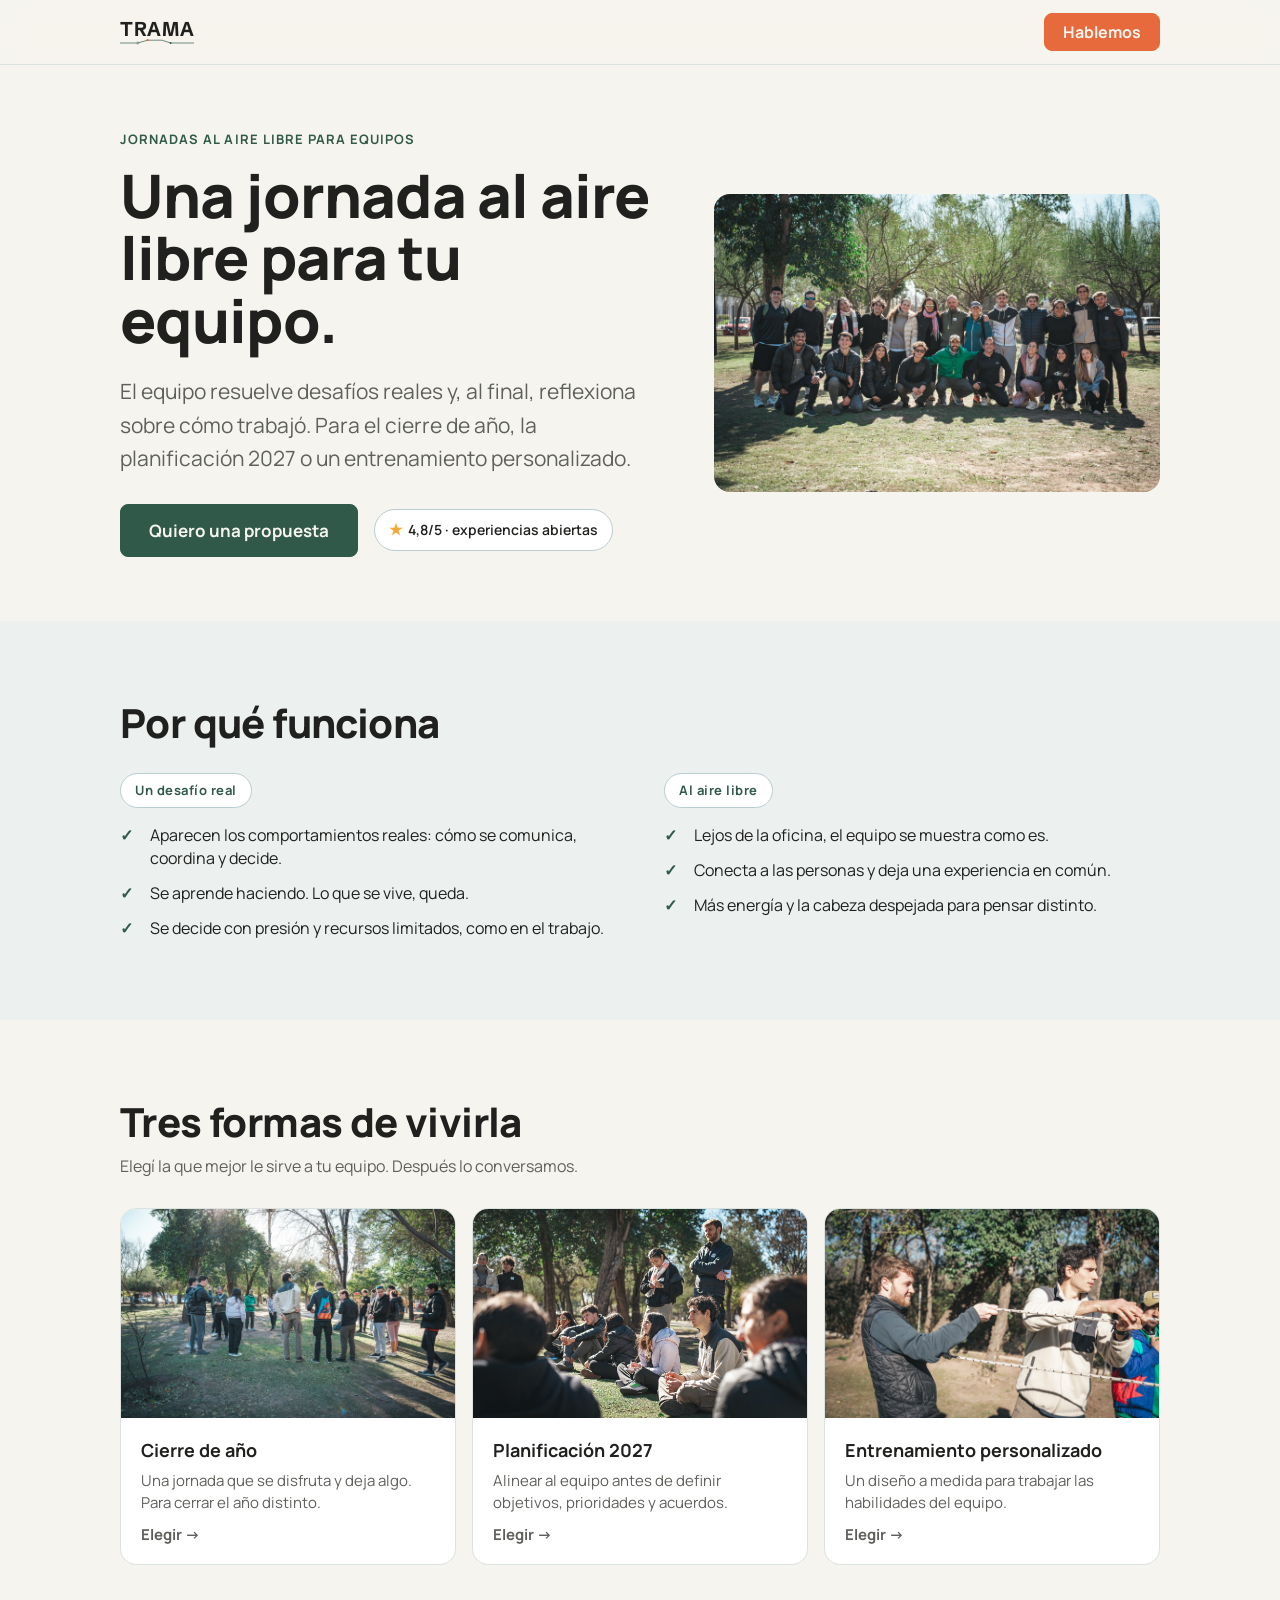
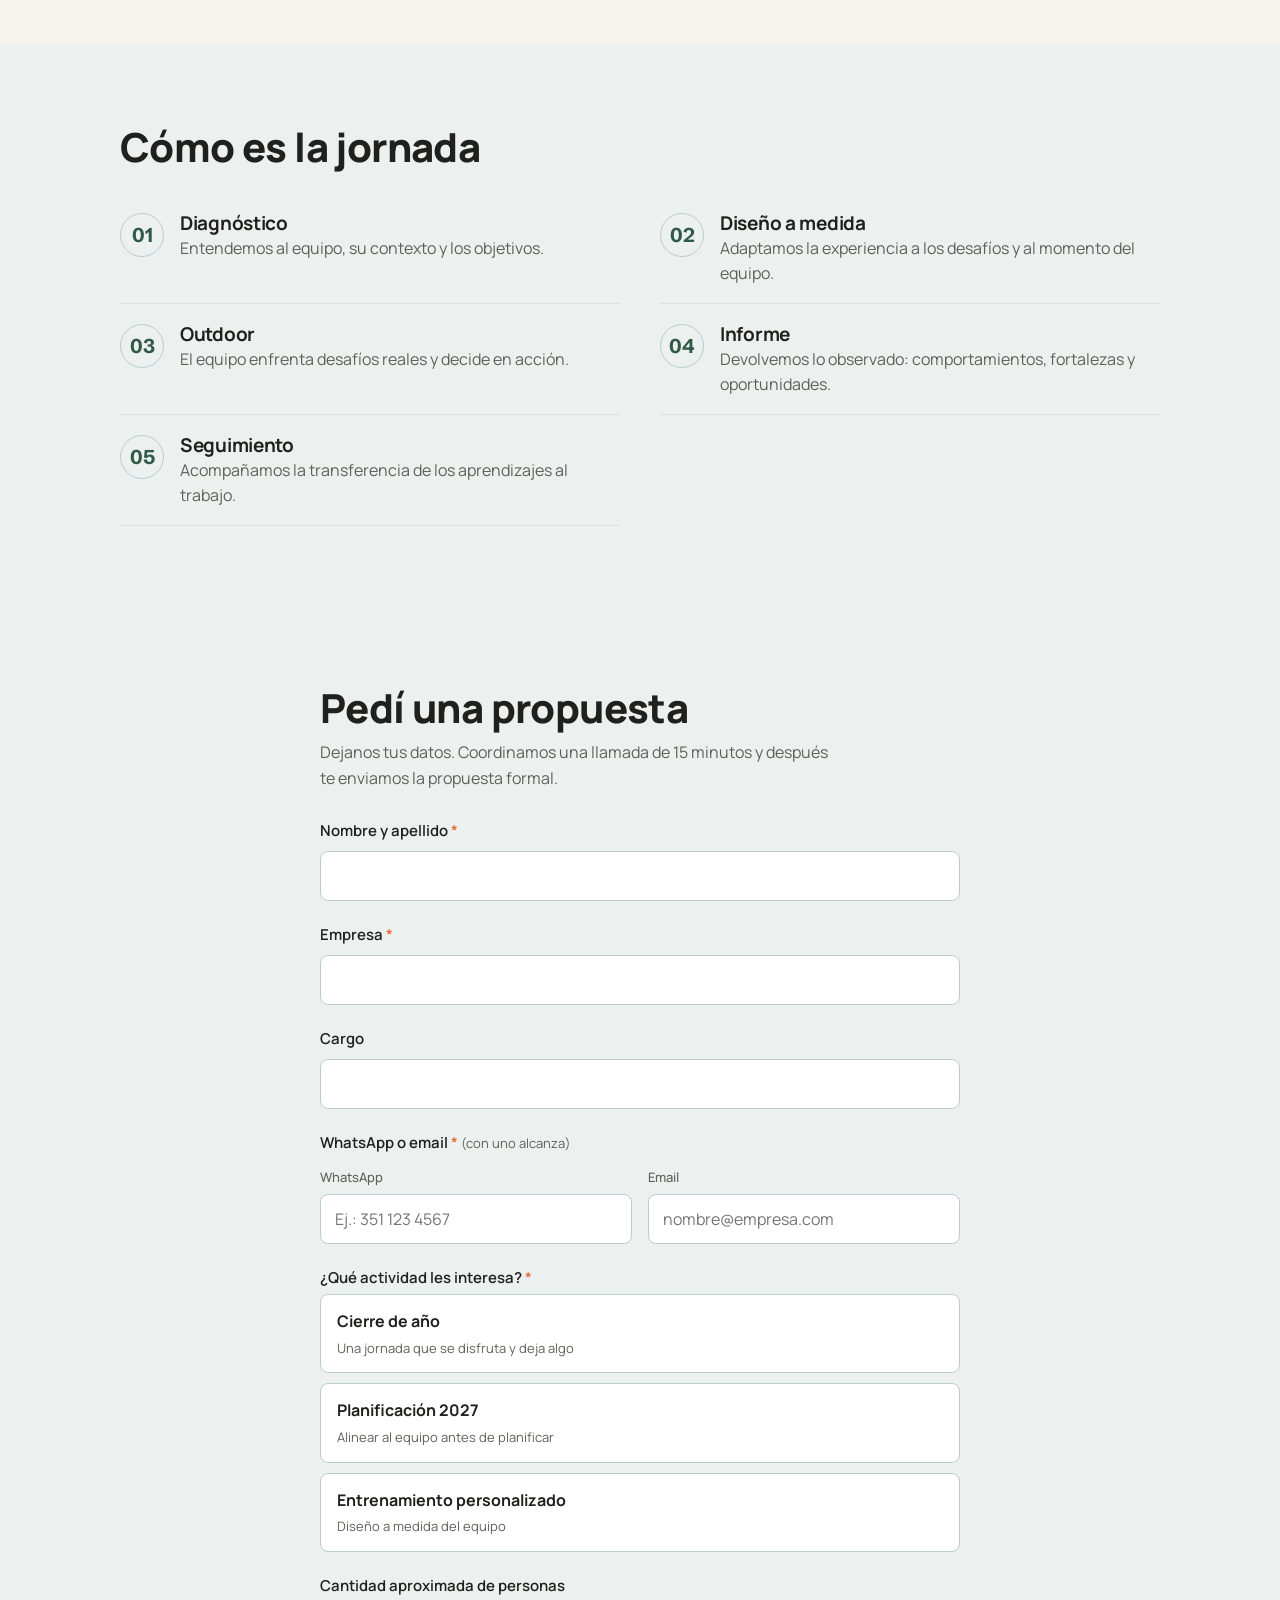
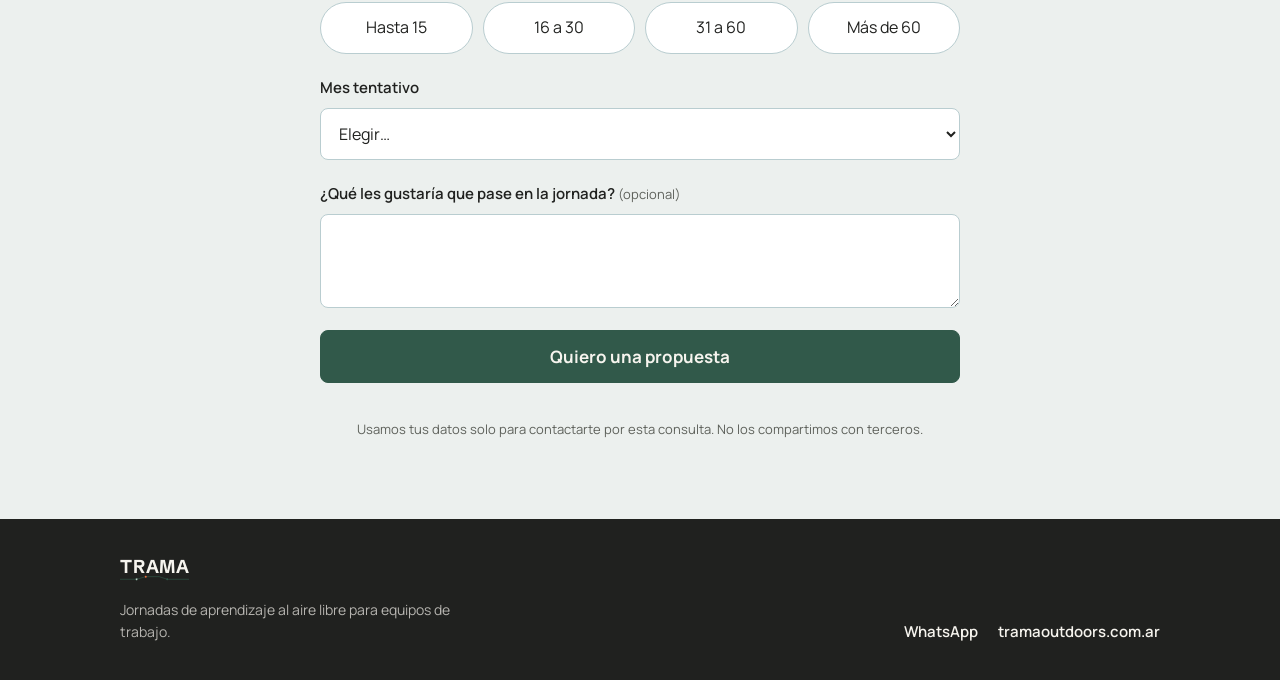
<file: jornadas/index.html>
<!DOCTYPE html>
<html lang="es">
<head>
<meta charset="UTF-8" />
<meta name="viewport" content="width=device-width, initial-scale=1.0" />

<title>TRAMA — Jornadas al aire libre para equipos</title>
<meta name="description" content="Una jornada al aire libre para tu equipo: resuelve desafíos reales y después reflexiona sobre cómo trabajó. Para el cierre de año, la planificación 2027 o un entrenamiento personalizado." />
<meta name="theme-color" content="#F6F4EE" />
<link rel="icon" href="data:image/svg+xml,%3Csvg%20xmlns='http://www.w3.org/2000/svg'%20viewBox='0%200%2032%2032'%3E%3Crect%20width='32'%20height='32'%20rx='6'%20fill='%2331594A'/%3E%3Ctext%20x='16'%20y='23'%20font-family='Arial,sans-serif'%20font-size='20'%20font-weight='800'%20fill='%23F6F4EE'%20text-anchor='middle'%3ET%3C/text%3E%3C/svg%3E" />

<meta property="og:type" content="website" />
<meta property="og:site_name" content="TRAMA" />
<meta property="og:title" content="TRAMA — Jornadas al aire libre para equipos" />
<meta property="og:description" content="El equipo resuelve desafíos reales al aire libre y después reflexiona sobre cómo trabajó." />
<meta property="og:image" content="https://tramaoutdoors.com.ar/jornadas/img/equipo-banner.jpg" />
<meta name="twitter:card" content="summary_large_image" />

<link rel="preconnect" href="https://fonts.googleapis.com" />
<link rel="preconnect" href="https://fonts.gstatic.com" crossorigin />
<link href="https://fonts.googleapis.com/css2?family=Manrope:wght@400;500;600;700;800&family=Schibsted+Grotesk:wght@700&display=swap" rel="stylesheet" />
<link rel="stylesheet" href="/jornadas/styles.css" />
</head>
<body>

<a class="skip-link" href="#form">Ir al formulario</a>

<!-- ============================ HEADER ============================ -->
<header class="site-header" id="top">
  <div class="wrap header-inner">
    <a href="#top" class="logo-link" aria-label="TRAMA — inicio">
      <svg class="logo" viewBox="0 0 372 150" role="img" aria-label="TRAMA" fill="none" xmlns="http://www.w3.org/2000/svg">
        <text x="0" y="96" textLength="372" lengthAdjust="spacingAndGlyphs" font-family="'Schibsted Grotesk','Manrope',sans-serif" font-weight="700" font-size="100" letter-spacing="3" fill="currentColor">TRAMA</text>
        <path d="M0 130 H89 L138 116 H210 L253 130 H372" stroke="#31594A" stroke-width="3.4" stroke-linecap="round" stroke-linejoin="round"/>
        <circle cx="89" cy="130" r="5" fill="#F6F4EE" stroke="#31594A" stroke-width="3"/>
        <circle cx="138" cy="116" r="5.5" fill="#E66A3C"/>
        <circle cx="253" cy="130" r="5" fill="#31594A"/>
      </svg>
    </a>
    <a class="btn btn-accent" href="https://wa.me/5493512315618" target="_blank" rel="noopener">Hablemos</a>
  </div>
</header>

<main>

<!-- ============================ HERO ============================ -->
<section class="hero" aria-labelledby="hero-title">
  <div class="wrap hero-grid">
    <div class="hero-copy">
      <p class="eyebrow">Jornadas al aire libre para equipos</p>
      <h1 id="hero-title">Una jornada al aire libre para tu equipo.</h1>
      <p class="hero-sub">El equipo resuelve desafíos reales y, al final, reflexiona sobre cómo trabajó. Para el cierre de año, la planificación 2027 o un entrenamiento personalizado.</p>
      <div class="hero-cta">
        <a href="#form" class="btn btn-primary btn-lg">Quiero una propuesta</a>
        <span class="hero-chip"><span class="star" aria-hidden="true">★</span> 4,8/5 · experiencias abiertas</span>
      </div>
    </div>
    <div class="hero-media">
      <img src="/jornadas/img/equipo-banner.jpg" alt="Equipo reunido al aire libre en una jornada de TRAMA" fetchpriority="high" />
    </div>
  </div>
</section>

<!-- ============================ POR QUÉ FUNCIONA ============================ -->
<section class="section surface" aria-labelledby="ben-h">
  <div class="wrap">
    <h2 class="section-h" id="ben-h">Por qué funciona</h2>
    <div class="benefits">
      <div class="benefit-group">
        <span class="tag">Un desafío real</span>
        <ul>
          <li>Aparecen los comportamientos reales: cómo se comunica, coordina y decide.</li>
          <li>Se aprende haciendo. Lo que se vive, queda.</li>
          <li>Se decide con presión y recursos limitados, como en el trabajo.</li>
        </ul>
      </div>
      <div class="benefit-group">
        <span class="tag">Al aire libre</span>
        <ul>
          <li>Lejos de la oficina, el equipo se muestra como es.</li>
          <li>Conecta a las personas y deja una experiencia en común.</li>
          <li>Más energía y la cabeza despejada para pensar distinto.</li>
        </ul>
      </div>
    </div>
  </div>
</section>

<!-- ============================ TRES PROPUESTAS ============================ -->
<section class="section" id="propuestas" aria-labelledby="prop-h">
  <div class="wrap">
    <h2 class="section-h" id="prop-h">Tres formas de vivirla</h2>
    <p class="section-intro">Elegí la que mejor le sirve a tu equipo. Después lo conversamos.</p>
    <div class="options">
      <button type="button" class="option" data-activity="Cierre de año" aria-label="Elegir Cierre de año y pedir propuesta">
        <span class="option-media"><img src="/jornadas/img/outdoor-desarrollo.jpg" alt="Equipo de TRAMA en una ronda al aire libre" loading="lazy" /></span>
        <span class="option-body">
          <strong>Cierre de año</strong>
          <span>Una jornada que se disfruta y deja algo. Para cerrar el año distinto.</span>
          <span class="option-cta">Elegir <span aria-hidden="true">→</span></span>
        </span>
      </button>
      <button type="button" class="option" data-activity="Planificación 2027" aria-label="Elegir Planificación 2027 y pedir propuesta">
        <span class="option-media"><img src="/jornadas/img/exp-4.jpg" alt="Equipo en ronda de reflexión en el parque" loading="lazy" /></span>
        <span class="option-body">
          <strong>Planificación 2027</strong>
          <span>Alinear al equipo antes de definir objetivos, prioridades y acuerdos.</span>
          <span class="option-cta">Elegir <span aria-hidden="true">→</span></span>
        </span>
      </button>
      <button type="button" class="option" data-activity="Entrenamiento personalizado" aria-label="Elegir Entrenamiento personalizado y pedir propuesta">
        <span class="option-media"><img src="/jornadas/img/outdoor-jornadas.jpg" alt="Integrantes coordinando un desafío con una cuerda" loading="lazy" /></span>
        <span class="option-body">
          <strong>Entrenamiento personalizado</strong>
          <span>Un diseño a medida para trabajar las habilidades del equipo.</span>
          <span class="option-cta">Elegir <span aria-hidden="true">→</span></span>
        </span>
      </button>
    </div>
  </div>
</section>

<!-- ============================ CÓMO ES LA JORNADA ============================ -->
<section class="section surface" aria-labelledby="como-h">
  <div class="wrap">
    <h2 class="section-h" id="como-h">Cómo es la jornada</h2>
    <ol class="steps">
      <li class="step"><span class="step-n">01</span><div><h3>Diagnóstico</h3><p>Entendemos al equipo, su contexto y los objetivos.</p></div></li>
      <li class="step"><span class="step-n">02</span><div><h3>Diseño a medida</h3><p>Adaptamos la experiencia a los desafíos y al momento del equipo.</p></div></li>
      <li class="step"><span class="step-n">03</span><div><h3>Outdoor</h3><p>El equipo enfrenta desafíos reales y decide en acción.</p></div></li>
      <li class="step"><span class="step-n">04</span><div><h3>Informe</h3><p>Devolvemos lo observado: comportamientos, fortalezas y oportunidades.</p></div></li>
      <li class="step"><span class="step-n">05</span><div><h3>Seguimiento</h3><p>Acompañamos la transferencia de los aprendizajes al trabajo.</p></div></li>
    </ol>
  </div>
</section>

<!-- ============================ FORMULARIO ============================ -->
<section class="section form-section" id="form" aria-labelledby="form-h">
  <div class="wrap narrow">
    <h2 class="section-h" id="form-h">Pedí una propuesta</h2>
    <p class="form-intro">Dejanos tus datos. Coordinamos una llamada de 15 minutos y después te enviamos la propuesta formal.</p>

    <form id="lead-form" novalidate>
      <div class="hp" aria-hidden="true">
        <label>No completar este campo
          <input type="text" name="empresa_web" tabindex="-1" autocomplete="off" />
        </label>
      </div>

      <input type="hidden" name="variante" id="f-variante" value="directo" />
      <input type="hidden" name="utm_source" id="f-utm-source" value="" />
      <input type="hidden" name="utm_medium" id="f-utm-medium" value="" />
      <input type="hidden" name="utm_campaign" id="f-utm-campaign" value="" />
      <input type="hidden" name="utm_content" id="f-utm-content" value="" />
      <input type="hidden" name="utm_term" id="f-utm-term" value="" />
      <input type="hidden" name="pagina" id="f-pagina" value="" />

      <div class="field">
        <label for="nombre">Nombre y apellido <span class="req">*</span></label>
        <input type="text" id="nombre" name="nombre" autocomplete="name" required />
        <p class="err" data-err-for="nombre"></p>
      </div>

      <div class="field">
        <label for="empresa">Empresa <span class="req">*</span></label>
        <input type="text" id="empresa" name="empresa" autocomplete="organization" required />
        <p class="err" data-err-for="empresa"></p>
      </div>

      <div class="field">
        <label for="cargo">Cargo</label>
        <input type="text" id="cargo" name="cargo" autocomplete="organization-title" />
      </div>

      <fieldset class="field" id="contacto-group">
        <legend>WhatsApp o email <span class="req">*</span> <span class="hint">(con uno alcanza)</span></legend>
        <div class="field-sub">
          <label for="whatsapp" class="sub-label">WhatsApp</label>
          <input type="tel" id="whatsapp" name="whatsapp" inputmode="tel" autocomplete="tel" placeholder="Ej.: 351 123 4567" />
        </div>
        <div class="field-sub">
          <label for="email" class="sub-label">Email</label>
          <input type="email" id="email" name="email" autocomplete="email" placeholder="nombre@empresa.com" />
        </div>
        <p class="err" data-err-for="contacto"></p>
      </fieldset>

      <fieldset class="field">
        <legend>¿Qué actividad les interesa? <span class="req">*</span></legend>
        <div class="choice-grid" id="actividad-group">
          <label class="choice choice-lg">
            <input type="radio" name="actividad" value="Cierre de año" />
            <span class="choice-box"><strong>Cierre de año</strong><small>Una jornada que se disfruta y deja algo</small></span>
          </label>
          <label class="choice choice-lg">
            <input type="radio" name="actividad" value="Planificación 2027" />
            <span class="choice-box"><strong>Planificación 2027</strong><small>Alinear al equipo antes de planificar</small></span>
          </label>
          <label class="choice choice-lg">
            <input type="radio" name="actividad" value="Entrenamiento personalizado" />
            <span class="choice-box"><strong>Entrenamiento personalizado</strong><small>Diseño a medida del equipo</small></span>
          </label>
        </div>
        <p class="err" data-err-for="actividad"></p>
      </fieldset>

      <fieldset class="field">
        <legend>Cantidad aproximada de personas</legend>
        <div class="choice-grid choice-grid-pills">
          <label class="choice"><input type="radio" name="personas" value="Hasta 15" /><span class="choice-box">Hasta 15</span></label>
          <label class="choice"><input type="radio" name="personas" value="16 a 30" /><span class="choice-box">16 a 30</span></label>
          <label class="choice"><input type="radio" name="personas" value="31 a 60" /><span class="choice-box">31 a 60</span></label>
          <label class="choice"><input type="radio" name="personas" value="Más de 60" /><span class="choice-box">Más de 60</span></label>
        </div>
      </fieldset>

      <div class="field">
        <label for="mes">Mes tentativo</label>
        <select id="mes" name="mes">
          <option value="">Elegir…</option>
          <option>Octubre</option><option>Noviembre</option><option>Diciembre</option>
          <option>Enero</option><option>Febrero</option><option>Marzo</option>
          <option>Abril</option><option>Mayo</option><option>Junio</option>
          <option>Julio</option><option>Agosto</option><option>Septiembre</option>
          <option>Todavía no lo sé</option>
        </select>
      </div>

      <div class="field">
        <label for="mensaje">¿Qué les gustaría que pase en la jornada? <span class="hint">(opcional)</span></label>
        <textarea id="mensaje" name="mensaje" rows="3"></textarea>
      </div>

      <button type="submit" class="btn btn-primary btn-lg btn-block" id="submit-btn">Quiero una propuesta</button>
      <p class="privacy">Usamos tus datos solo para contactarte por esta consulta. No los compartimos con terceros.</p>
    </form>

    <div class="form-done" id="form-done" hidden role="status" aria-live="polite">
      <div class="form-done-icon" aria-hidden="true">✓</div>
      <h3>Recibimos los datos.</h3>
      <p>Te escribimos en 24 horas hábiles para coordinar una llamada de 15 minutos.</p>
    </div>
  </div>
</section>

</main>

<!-- ============================ PIE ============================ -->
<footer class="site-footer">
  <div class="wrap footer-inner">
    <div>
      <svg class="logo logo-sm" viewBox="0 0 372 150" role="img" aria-label="TRAMA" fill="none" xmlns="http://www.w3.org/2000/svg">
        <text x="0" y="96" textLength="372" lengthAdjust="spacingAndGlyphs" font-family="'Schibsted Grotesk','Manrope',sans-serif" font-weight="700" font-size="100" letter-spacing="3" fill="currentColor">TRAMA</text>
        <path d="M0 130 H89 L138 116 H210 L253 130 H372" stroke="#31594A" stroke-width="3.4" stroke-linecap="round" stroke-linejoin="round"/>
        <circle cx="89" cy="130" r="5" fill="#F6F4EE" stroke="#31594A" stroke-width="3"/>
        <circle cx="138" cy="116" r="5.5" fill="#E66A3C"/>
        <circle cx="253" cy="130" r="5" fill="#31594A"/>
      </svg>
      <p class="footer-tag">Jornadas de aprendizaje al aire libre para equipos de trabajo.</p>
    </div>
    <nav class="footer-links" aria-label="Contacto">
      <a href="https://wa.me/5493512315618" target="_blank" rel="noopener">WhatsApp</a>
      <a href="https://tramaoutdoors.com.ar" target="_blank" rel="noopener">tramaoutdoors.com.ar</a>
    </nav>
  </div>
</footer>

<script src="/jornadas/script.js"></script>
</body>
</html>
</file>
<file: jornadas/styles.css>
/* ============================================================
   TRAMA — Landing de captación · Sistema de diseño
   Colores, tipografía y componentes según el brief.
   ============================================================ */

:root{
  /* Paleta */
  --green:#31594A;        /* primario */
  --green-hover:#274638;
  --terracota:#E66A3C;    /* acento — un solo punto fuerte por pantalla */
  --terracota-hover:#CB5329;
  --amber:#F5A83A;        /* destacados */
  --mist:#B9CDD0;         /* superficies y bordes */
  --carbon:#20211F;       /* texto */
  --paper:#F6F4EE;        /* fondo */

  /* Derivados funcionales */
  --muted:#5e615b;
  --surface:#ECF0EE;      /* azul grisáceo muy diluido para fondos alternos */
  --border:#DCE2E0;
  --border-strong:#B9CDD0;

  --sans:'Manrope',-apple-system,BlinkMacSystemFont,'Segoe UI',Roboto,sans-serif;
  --logo:'Schibsted Grotesk',var(--sans);

  --radius:8px;
  --radius-lg:16px;
  --radius-pill:999px;

  --wrap:1120px;
  --wrap-narrow:720px;
  --gut:clamp(20px,5vw,40px);

  --ease:cubic-bezier(0,0,0.2,1);
}

*{box-sizing:border-box;}
[hidden]{display:none !important;}
html{-webkit-text-size-adjust:100%;scroll-behavior:smooth;}
body{
  margin:0;background:var(--paper);color:var(--carbon);
  font-family:var(--sans);font-size:16px;line-height:1.6;font-weight:400;
  -webkit-font-smoothing:antialiased;
}
@media(prefers-reduced-motion:reduce){html{scroll-behavior:auto;}}

img{max-width:100%;display:block;}
a{color:var(--green);text-decoration:none;}
a:hover{text-decoration:underline;}
h1,h2,h3{margin:0;line-height:1.1;font-weight:800;letter-spacing:-0.015em;}
p{margin:0;}
ul,ol{margin:0;padding:0;list-style:none;}

/* Tipografía */
h1{font-size:clamp(34px,7.5vw,60px);line-height:1.04;}
.section-h{font-size:clamp(26px,4.6vw,40px);line-height:1.1;}
.lead{font-size:clamp(20px,3.2vw,28px);line-height:1.35;font-weight:600;}

/* Layout */
.wrap{max-width:var(--wrap);margin:0 auto;padding-inline:var(--gut);}
.narrow{max-width:var(--wrap-narrow);}
.section{padding-block:clamp(44px,8vw,80px);}
.surface{background:var(--surface);}
.section,.hero,#top{scroll-margin-top:76px;}

.eyebrow{
  font-size:13px;font-weight:700;letter-spacing:0.08em;text-transform:uppercase;
  color:var(--green);margin:0 0 14px;
}
.eyebrow-accent{color:var(--terracota);}

/* Accesibilidad */
.skip-link{
  position:absolute;left:12px;top:-60px;z-index:200;background:var(--green);color:#fff;
  padding:10px 16px;border-radius:var(--radius);transition:top .15s var(--ease);
}
.skip-link:focus{top:12px;text-decoration:none;}
:focus-visible{outline:3px solid var(--amber);outline-offset:2px;border-radius:4px;}

/* Marcadores [COMPLETAR] visibles */
.todo{
  background:rgba(245,168,58,.22);color:#8a5a12;border:1px dashed var(--amber);
  padding:0 .35em;border-radius:4px;font-style:normal;font-weight:600;font-size:.92em;
}

/* ===================== Botones ===================== */
.btn{
  display:inline-flex;align-items:center;justify-content:center;gap:.5em;
  font-family:var(--sans);font-weight:700;font-size:16px;line-height:1;
  padding:14px 22px;border-radius:var(--radius);border:1.5px solid transparent;cursor:pointer;
  transition:background .15s var(--ease),border-color .15s var(--ease),color .15s var(--ease),transform .12s var(--ease);
  text-align:center;
}
.btn:hover{text-decoration:none;}
.btn-lg{padding:17px 28px;font-size:17px;}
.btn-block{width:100%;}
.btn-primary{background:var(--green);color:var(--paper);border-color:var(--green);}
.btn-primary:hover{background:var(--green-hover);border-color:var(--green-hover);}
.btn-accent{background:var(--terracota);color:var(--paper);border-color:var(--terracota);}
.btn-accent:hover{background:var(--terracota-hover);border-color:var(--terracota-hover);}
.btn-secondary{background:transparent;color:var(--carbon);border-color:var(--carbon);}
.btn-secondary:hover{background:var(--carbon);color:var(--paper);}
.btn[disabled]{opacity:.55;cursor:not-allowed;}

/* Etiquetas redondeadas de categoría */
.tag{
  display:inline-block;font-size:13px;font-weight:700;letter-spacing:.04em;
  color:var(--green);background:#fff;border:1px solid var(--border-strong);
  padding:6px 14px;border-radius:var(--radius-pill);margin-bottom:16px;
}

/* ===================== Header ===================== */
.site-header{
  position:sticky;top:0;z-index:100;background:rgba(246,244,238,.9);
  backdrop-filter:saturate(140%) blur(10px);border-bottom:1px solid var(--border);
}
.header-inner{display:flex;align-items:center;justify-content:space-between;height:64px;}
.logo-link{display:inline-flex;align-items:center;}
.logo-link:hover{text-decoration:none;}
.logo{height:30px;width:auto;color:var(--carbon);}
.logo-sm{height:28px;}
.header-inner .btn{padding:10px 18px;}

/* ===================== Hero ===================== */
.hero{padding-block:clamp(32px,7vw,64px);}
.hero-grid{display:grid;gap:clamp(24px,5vw,48px);align-items:center;}
.hero-copy{max-width:640px;}
.hero h1{margin:.1em 0 .4em;}
.hero-sub{font-size:clamp(17px,2.4vw,21px);color:var(--muted);max-width:40ch;}
.hero-cta{display:flex;flex-wrap:wrap;align-items:center;gap:16px;margin-top:28px;}
.hero-chip{display:inline-flex;align-items:center;gap:.4em;font-size:14px;font-weight:600;color:var(--carbon);
  background:#fff;border:1px solid var(--border-strong);border-radius:var(--radius-pill);padding:8px 14px;}
.hero-chip .star{color:var(--amber);font-size:15px;}
.hero-media img{width:100%;aspect-ratio:3/2;object-fit:cover;border-radius:var(--radius-lg);display:block;}
.hero-dates{
  font-size:14px;font-weight:600;color:var(--green);
  background:#fff;border:1px solid var(--border-strong);border-radius:var(--radius-pill);padding:8px 16px;margin:0;
}
.hero-dates[hidden]{display:none;}

/* ===================== Marcadores de foto ===================== */
.photo{
  position:relative;border:1.5px dashed var(--border-strong);border-radius:var(--radius-lg);
  background:var(--surface);display:flex;align-items:flex-end;overflow:hidden;margin:0;
}
.photo-hero{aspect-ratio:4/3;}
.photo-tag{
  font-size:12.5px;line-height:1.4;color:var(--muted);font-style:italic;
  padding:12px 14px;background:linear-gradient(transparent,rgba(246,244,238,.85));width:100%;
}

/* ===================== Problema ===================== */
.problem-main{font-size:clamp(24px,4.4vw,38px);font-weight:800;line-height:1.12;letter-spacing:-.02em;margin:0 0 .4em;max-width:18ch;}
.problem-sub{font-size:clamp(17px,2.4vw,21px);color:var(--muted);max-width:46ch;}

/* ===================== Qué es ===================== */
#quees .lead{margin:.5em 0 .8em;max-width:26ch;}
.quees-note{font-size:16px;color:var(--muted);max-width:60ch;}

/* ===================== Por qué funciona (beneficios) ===================== */
.benefits{display:grid;gap:28px;margin-top:28px;}
.benefit-group .tag{margin-bottom:16px;}
.benefit-group ul{display:grid;gap:12px;}
.benefit-group li{position:relative;padding-left:30px;font-size:16px;line-height:1.45;color:var(--carbon);}
.benefit-group li::before{content:"✓";position:absolute;left:0;top:0;color:var(--green);font-weight:800;}

/* ===================== Tres propuestas ===================== */
.section-intro{color:var(--muted);margin:10px 0 0;max-width:52ch;}
.options{display:grid;gap:16px;margin-top:28px;}
.option{text-align:left;cursor:pointer;background:#fff;border:1px solid var(--border);border-radius:var(--radius-lg);
  overflow:hidden;padding:0;font:inherit;color:inherit;display:flex;flex-direction:column;
  transition:border-color .15s var(--ease),box-shadow .15s var(--ease);}
.option:hover{border-color:var(--green);box-shadow:0 0 0 1px var(--green);}
.option-media{display:block;aspect-ratio:16/10;overflow:hidden;background:var(--surface);}
.option-media img{width:100%;height:100%;object-fit:cover;display:block;}
.option-body{display:flex;flex-direction:column;gap:6px;padding:18px 20px;}
.option-body strong{font-size:18px;}
.option-body > span{color:var(--muted);font-size:15px;line-height:1.45;}
.option-cta{color:var(--green);font-weight:700;font-size:14px;margin-top:4px;}

/* ===================== Formatos ===================== */
.cards-2{display:grid;gap:16px;margin-top:28px;}
.card{background:#fff;border:1px solid var(--border);border-radius:var(--radius-lg);padding:24px;}
.card-specs{display:flex;flex-direction:column;gap:10px;font-size:16px;}
.card-specs strong{color:var(--carbon);}

/* ===================== Cómo trabajamos ===================== */
.steps{display:grid;gap:4px;margin-top:28px;}
.step{display:grid;grid-template-columns:auto 1fr;gap:16px;align-items:start;padding:16px 0;border-top:1px solid var(--border);}
.step:first-child{border-top:none;}
.step-n{font-family:var(--logo);font-weight:700;font-size:20px;color:var(--green);
  width:44px;height:44px;flex:none;display:flex;align-items:center;justify-content:center;
  border:1.5px solid var(--border-strong);border-radius:var(--radius-pill);}
.step h3{font-size:19px;font-weight:700;margin-bottom:2px;}
.step p{color:var(--muted);}

/* ===================== Qué se lleva ===================== */
.takeaways{display:grid;gap:14px;margin-top:28px;}
.takeaway{position:relative;padding-left:34px;font-size:clamp(17px,2.4vw,20px);font-weight:600;}
.takeaway::before{content:"";position:absolute;left:0;top:.5em;width:14px;height:14px;border-radius:50%;
  background:var(--green);box-shadow:0 0 0 4px rgba(49,89,74,.14);}

/* ===================== Confianza ===================== */
.rating{display:flex;align-items:center;gap:20px;flex-wrap:wrap;
  background:#fff;border:1px solid var(--border);border-radius:var(--radius-lg);padding:22px 26px;margin:24px 0 32px;}
.rating-score{font-size:clamp(44px,8vw,60px);font-weight:800;color:var(--amber);line-height:1;letter-spacing:-.02em;}
.rating-right{display:flex;flex-direction:column;gap:4px;}
.stars{color:var(--amber);font-size:20px;letter-spacing:2px;}
.rating-label{font-size:15px;color:var(--muted);}
.rating-label strong{color:var(--carbon);}

.testis{display:grid;gap:16px;}
.testi{margin:0;background:#fff;border:1px solid var(--border);border-radius:var(--radius-lg);padding:22px;}
.testi p{font-size:17px;line-height:1.5;font-weight:500;}
.testi cite{display:block;margin-top:14px;font-size:13px;font-style:normal;color:var(--muted);}

.founders-h{font-size:19px;font-weight:700;margin:40px 0 16px;}
.founders{display:grid;gap:16px;}
.founder{display:flex;align-items:center;gap:16px;}
.founder-photo{flex:none;width:60px;height:60px;border-radius:50%;overflow:hidden;position:relative;
  border:1.5px dashed var(--border-strong);background:var(--surface);display:flex;align-items:center;justify-content:center;}
.founder-photo .photo-tag{font-size:9px;padding:4px;text-align:center;background:none;}
.founder strong{display:block;font-size:16px;}
.founder span{color:var(--muted);font-size:14.5px;}

/* ===================== Formulario ===================== */
.form-section{background:var(--surface);}
.form-intro{color:var(--muted);margin:10px 0 28px;max-width:52ch;}
#lead-form{display:grid;gap:22px;}
.field{display:grid;gap:8px;border:0;padding:0;margin:0;min-width:0;}
.field > label,.field legend{font-weight:600;font-size:15px;color:var(--carbon);padding:0;}
.field legend{margin-bottom:4px;}
.req{color:var(--terracota);}
.hint{font-weight:400;color:var(--muted);font-size:13px;}
.field input[type=text],.field input[type=tel],.field input[type=email],.field select,.field textarea{
  width:100%;font-family:var(--sans);font-size:16px;color:var(--carbon);background:#fff;
  border:1.5px solid var(--border-strong);border-radius:var(--radius);padding:13px 14px;
}
.field textarea{resize:vertical;}
.field input:focus,.field select:focus,.field textarea:focus{border-color:var(--green);outline:none;box-shadow:0 0 0 3px rgba(49,89,74,.15);}
.field input.invalid,.field .invalid{border-color:var(--terracota);}
.field-sub{display:grid;gap:6px;margin-top:8px;}
.sub-label{font-size:13px;color:var(--muted);font-weight:500;}
.err{color:var(--terracota-hover);font-size:13.5px;font-weight:600;margin:0;min-height:0;}
.err:empty{display:none;}

/* Botones de opción grandes (actividad) y pills (personas) */
.choice-grid{display:grid;gap:10px;}
.choice-grid-pills{grid-template-columns:repeat(2,1fr);}
.choice{position:relative;cursor:pointer;}
.choice input{position:absolute;opacity:0;width:1px;height:1px;}
.choice-box{
  display:flex;flex-direction:column;gap:3px;justify-content:center;
  border:1.5px solid var(--border-strong);border-radius:var(--radius);background:#fff;
  padding:14px 16px;transition:border-color .12s var(--ease),background .12s var(--ease),box-shadow .12s var(--ease);
}
.choice-lg .choice-box{min-height:62px;}
.choice-box strong{font-size:16px;}
.choice-box small{color:var(--muted);font-size:13px;}
.choice-grid-pills .choice-box{text-align:center;align-items:center;border-radius:var(--radius-pill);padding:12px 10px;}
.choice:hover .choice-box{border-color:var(--green);}
.choice input:checked + .choice-box{border-color:var(--green);background:rgba(49,89,74,.07);box-shadow:inset 0 0 0 1px var(--green);}
.choice input:focus-visible + .choice-box{outline:3px solid var(--amber);outline-offset:2px;}

/* Honeypot */
.hp{position:absolute;left:-9999px;width:1px;height:1px;overflow:hidden;}

.privacy{font-size:13px;color:var(--muted);text-align:center;margin:14px 0 0;}

/* Éxito */
.form-done{text-align:center;background:#fff;border:1px solid var(--border);border-radius:var(--radius-lg);padding:40px 28px;}
.form-done-icon{width:56px;height:56px;border-radius:50%;background:var(--green);color:#fff;font-size:28px;
  display:flex;align-items:center;justify-content:center;margin:0 auto 18px;}
.form-done h3{font-size:24px;margin-bottom:8px;}
.form-done p{color:var(--muted);font-size:17px;}

/* ===================== Footer ===================== */
.site-footer{background:var(--carbon);color:var(--paper);padding-block:36px;}
.site-footer .logo{color:var(--paper);}
.footer-inner{display:flex;flex-direction:column;gap:20px;justify-content:space-between;}
.footer-tag{color:rgba(246,244,238,.7);font-size:14px;margin-top:8px;max-width:40ch;}
.footer-links{display:flex;flex-wrap:wrap;gap:20px;}
.footer-links a{color:var(--paper);font-weight:600;font-size:15px;}
.footer-links a:hover{color:var(--amber);}
.site-footer .todo{background:rgba(245,168,58,.25);color:var(--amber);border-color:var(--amber);}

/* ===================== Desktop ===================== */
@media(min-width:720px){
  .cards-2{grid-template-columns:1fr 1fr;}
  .options{grid-template-columns:repeat(3,1fr);}
  .benefits{grid-template-columns:1fr 1fr;gap:48px;}
  .testis{grid-template-columns:repeat(3,1fr);}
  .founders{grid-template-columns:repeat(3,1fr);}
  .founder{flex-direction:column;align-items:flex-start;text-align:left;}
  .choice-grid-pills{grid-template-columns:repeat(4,1fr);}
  #contacto-group{grid-template-columns:1fr 1fr;gap:16px;}
  #contacto-group legend{grid-column:1/-1;}
  #contacto-group .err{grid-column:1/-1;}
}
@media(min-width:900px){
  .hero-grid{grid-template-columns:1.1fr .9fr;}
  .footer-inner{flex-direction:row;align-items:flex-end;}
  .steps{grid-template-columns:1fr 1fr;gap:4px 40px;}
  .step{border-top:none;border-bottom:1px solid var(--border);}
}
</file>
